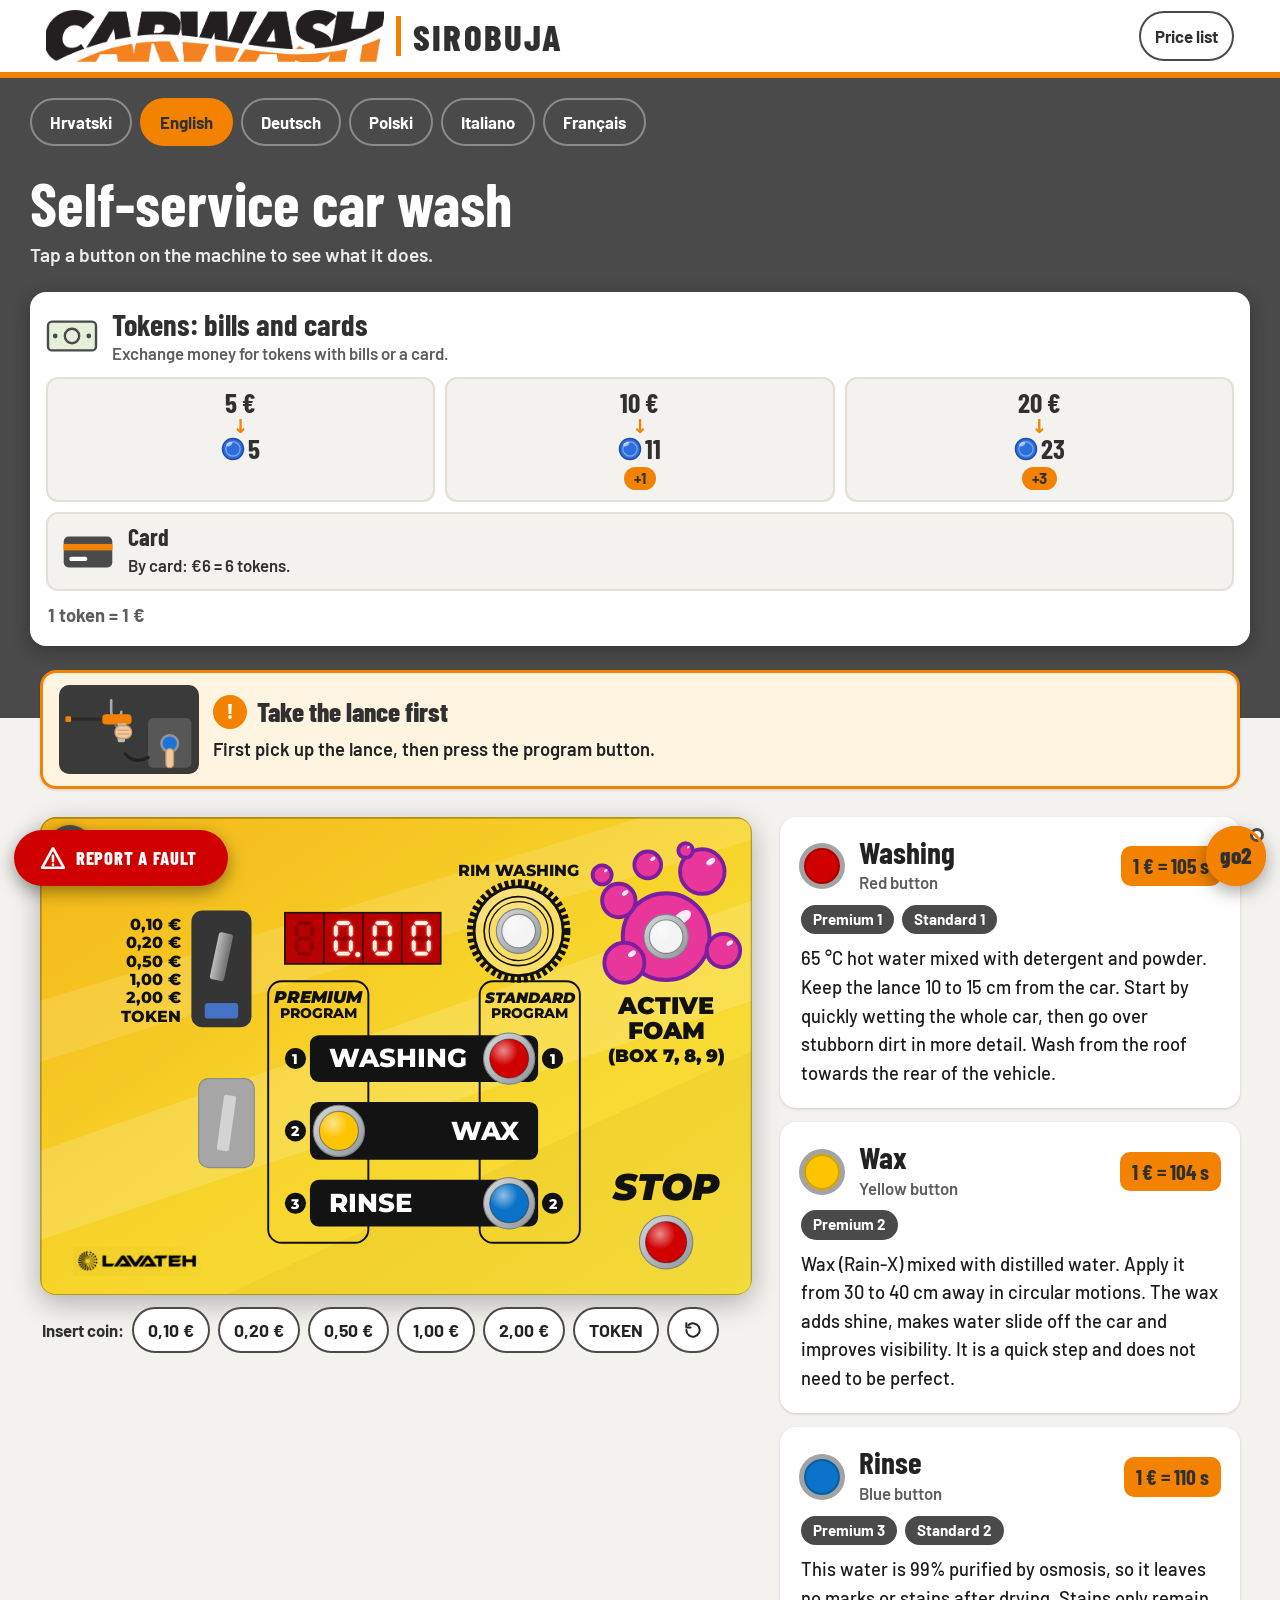
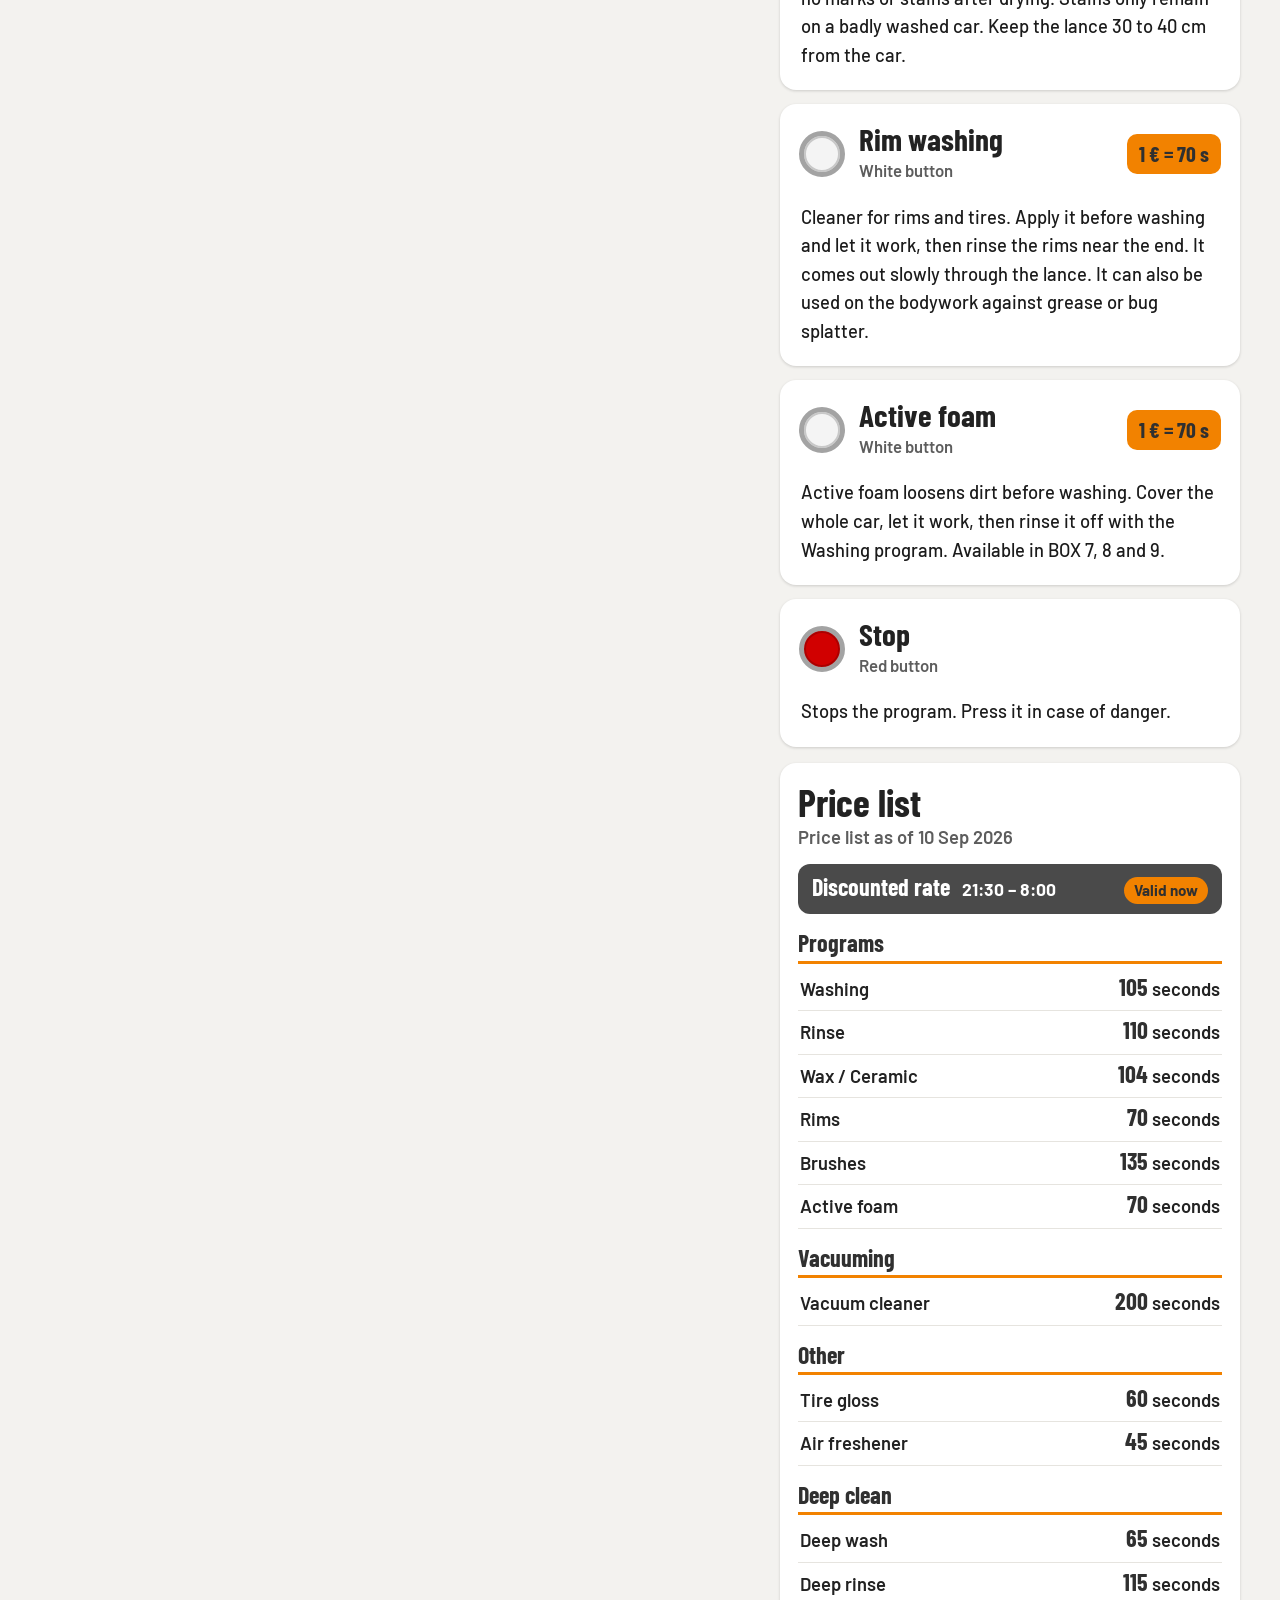
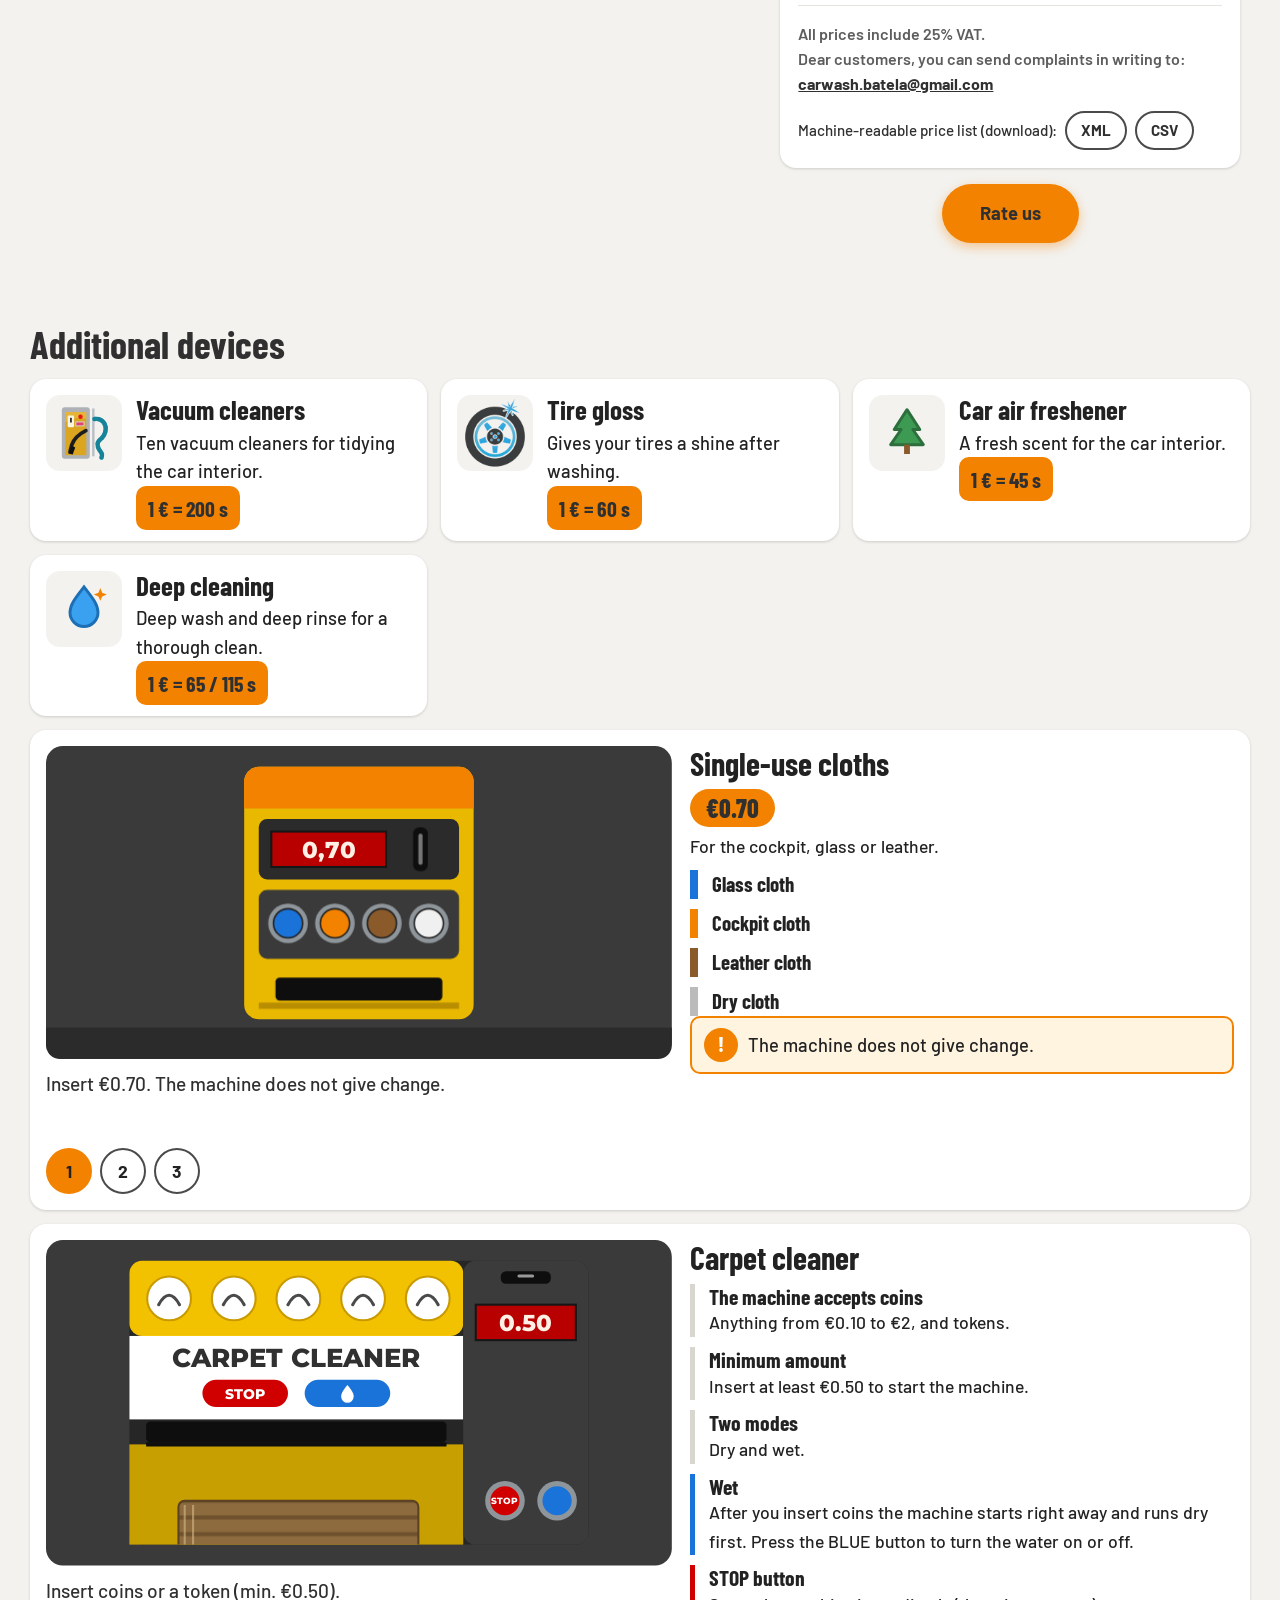
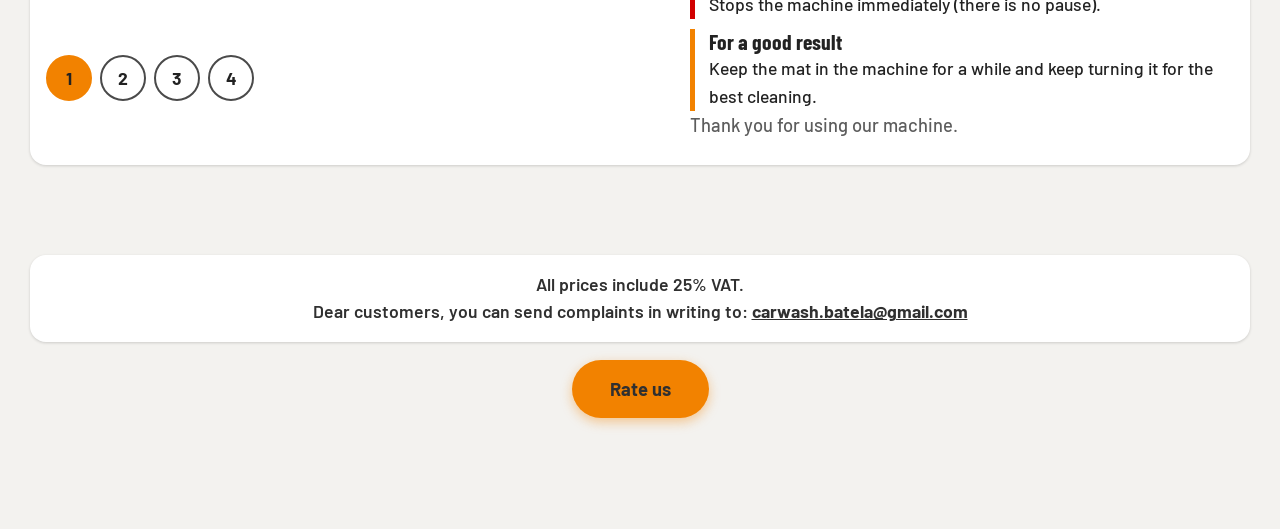
<file: index.html>
<!DOCTYPE html>
<html lang="hr">
<head>
<meta charset="UTF-8">
<meta name="viewport" content="width=device-width, initial-scale=1">
<meta name="theme-color" content="#4a4a4a">
<title>Car Wash</title>
<link rel="preconnect" href="https://fonts.googleapis.com">
<link rel="preconnect" href="https://fonts.gstatic.com" crossorigin>
<link href="https://fonts.googleapis.com/css2?family=Barlow+Condensed:ital,wght@0,600;0,700;1,800&family=Barlow:wght@500;600;700&family=Montserrat:ital,wght@0,700;0,800;0,900;1,800;1,900&display=swap" rel="stylesheet">
<link rel="alternate" type="text/csv" href="cjenik.csv" title="Cjenik (CSV)">
<link rel="alternate" type="application/xml" href="cjenik.xml" title="Cjenik (XML)">
<link rel="stylesheet" href="style.css">
</head>
<body>
<header class="top">
  <div class="bar">
    <a class="logo" href="#"><img src="assets/carwash-logo.png" alt="Carwash" width="833" height="128"><span class="loc" id="locTag" hidden></span></a>
    <nav class="menu"><a id="mPrice" href="#prices"></a></nav>
  </div>
</header>
<section class="mast">
  <nav id="langs" class="langs" aria-label="Language"></nav>
  <h1 id="title"></h1>
  <p id="hint" class="hint"></p>
  <section class="exch" id="exchange"></section>
</section>

<main class="stage">
  <section class="warn" id="warn"></section>
  <figure class="machine" id="machine">
    <div class="frame" id="mframe"></div>
    <div class="coins coins--d" id="coinsD"></div>
    <button class="zoom-btn" id="zoomBtn" aria-label="Zoom"><svg viewBox="0 0 24 24" width="22" height="22" fill="none" stroke="currentColor" stroke-width="2.2" stroke-linecap="round"><circle cx="10.5" cy="10.5" r="6.5"/><path d="M16 16l5 5M10.5 8v5M8 10.5h5"/></svg></button>
  </figure>
  <div class="content">
    <div class="coins coins--m" id="coinsM"></div>
    <section id="programs" class="programs"></section>
    <section class="prices" id="prices"></section>
    <a id="rate" class="rate" href="https://www.google.com/search?q=autopraonica+split" target="_blank" rel="noopener"></a>
  </div>
</main>
<section class="devices" id="devices"></section>
<footer class="foot" id="foot"></footer>
<a class="rp-fab" id="rpFab" href="report.html"><svg viewBox="0 0 24 24" width="26" height="26" fill="none" stroke="#fff" stroke-width="2.4" stroke-linecap="round" stroke-linejoin="round" aria-hidden="true"><path d="M12 3L2 21h20z"/><path d="M12 10v5M12 18v.5"/></svg><span id="rpBtn"></span></a>
<div class="go2" id="go2"></div>
<canvas id="flow" aria-hidden="true"></canvas>
<span id="credit" class="sr" aria-live="polite"></span>

<dialog id="zoom" class="zoom"><button id="zoomClose" aria-label="Close">&times;</button><div class="zscroll"><div id="zbox"></div></div></dialog>
<script src="config.js"></script>
<script src="data.js"></script>
<script src="rp.js"></script>
<script src="app.js"></script>
</body>
</html>
</file>
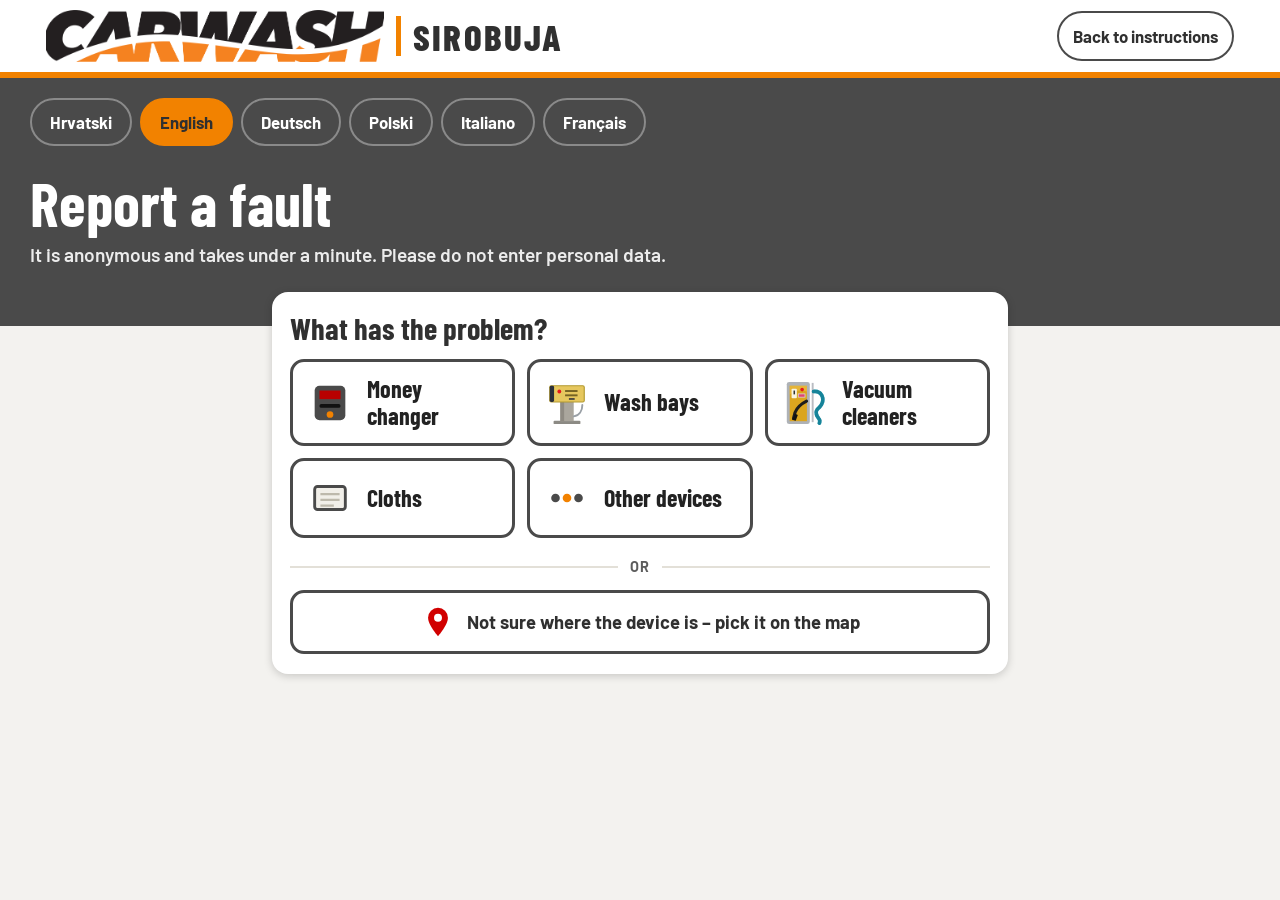
<file: report.html>
<!DOCTYPE html>
<html lang="hr">
<head>
<meta charset="UTF-8">
<meta name="viewport" content="width=device-width, initial-scale=1">
<meta name="theme-color" content="#4a4a4a">
<meta name="robots" content="noindex">
<title>Prijavi kvar | Car Wash</title>
<link rel="preconnect" href="https://fonts.googleapis.com">
<link rel="preconnect" href="https://fonts.gstatic.com" crossorigin>
<link href="https://fonts.googleapis.com/css2?family=Barlow+Condensed:ital,wght@0,600;0,700;1,800&family=Barlow:wght@500;600;700&family=Montserrat:ital,wght@0,700;0,800;0,900;1,800;1,900&display=swap" rel="stylesheet">
<link rel="stylesheet" href="style.css">
</head>
<body class="rp">
<header class="top">
  <div class="bar">
    <a class="logo" href="index.html" id="homeLogo"><img src="assets/carwash-logo.png" alt="Carwash" width="833" height="128"><span class="loc" id="locTag" hidden></span></a>
    <nav class="menu"><a id="homeLink" href="index.html"></a></nav>
  </div>
</header>
<section class="mast mast--rp">
  <nav id="langs" class="langs" aria-label="Language"></nav>
  <h1 id="title"></h1>
  <p id="hint" class="hint"></p>
</section>
<main class="rp-main"><div class="rp-card" id="rp" aria-live="polite"></div></main>
<script src="config.js"></script>
<script src="rp.js"></script>
<script src="report.js"></script>
</body>
</html>
</file>
<file: style.css>
:root{--ink:#4a4a4a;--ink2:#303030;--foam:#f3f2ef;--sun:#f28200;--text:#222;--mute:#5d5d5d;--stick:0px;--r:16px}
*{box-sizing:border-box}
html{scroll-behavior:smooth}
body{margin:0;background:var(--foam);color:var(--text);font:500 1.15rem/1.55 Barlow,system-ui,sans-serif;-webkit-text-size-adjust:100%}
img{max-width:100%;height:auto;display:block}
button{font:inherit;color:inherit;cursor:pointer}
.sr{position:absolute;width:1px;height:1px;overflow:hidden;clip:rect(0 0 0 0)}
:focus-visible{outline:3px solid var(--sun);outline-offset:2px}

.top{background:#fff;border-bottom:6px solid var(--sun)}
.bar{max-width:1220px;margin:0 auto;padding:10px 16px;display:flex;align-items:center;justify-content:space-between;gap:6px clamp(6px,2vw,12px);flex-wrap:wrap}
.logo img{flex:1 1 auto;min-width:0;max-width:228px;width:100%;height:auto;display:block}
.menu{display:flex;gap:clamp(3px,1vw,6px);flex:none;margin-left:auto}
.menu a{color:var(--ink2);text-decoration:none;font-weight:700;font-size:clamp(.82rem,3.6vw,1.05rem);white-space:nowrap;padding:clamp(6px,2vw,10px) clamp(9px,3vw,14px);border-radius:99px;min-height:40px;display:grid;place-items:center;border:2px solid var(--ink)}
.menu a:hover{background:var(--sun);border-color:var(--sun)}

.mast{background:var(--ink);color:#fff;padding:20px 16px 64px}
.langs{display:flex;gap:8px;overflow-x:auto;max-width:1220px;margin:0 auto 22px;padding-bottom:4px;scrollbar-width:none}
.langs::-webkit-scrollbar{display:none}
.langs button{flex:none;border:2px solid #8a8a8a;background:transparent;color:#fff;padding:9px 18px;border-radius:99px;font-weight:700;font-size:1.05rem;min-height:46px}
.langs button[aria-pressed=true]{background:var(--sun);border-color:var(--sun);color:var(--ink2)}
.mast h1{max-width:1220px;margin:0 auto 6px;font:700 clamp(2.2rem,7vw,3.8rem)/1.02 'Barlow Condensed',sans-serif}
.hint{max-width:1220px;margin:0 auto;color:#ececec;font-size:1.2rem;font-weight:600}

.stage{max-width:1240px;margin:-48px auto 0;padding:0 10px 56px;display:grid;grid-template-columns:minmax(0,1fr);gap:16px}
.machine{margin:0;position:sticky;top:0;z-index:5;padding:8px 0;background:linear-gradient(var(--foam) 82%,transparent)}
.frame{border-radius:var(--r);overflow:hidden;box-shadow:0 8px 28px rgba(0,0,0,.28);background:#f7d42a}
.frame svg{display:block;width:100%;height:auto}
.zoom-btn{position:absolute;left:8px;top:16px;width:44px;height:44px;border-radius:50%;border:0;background:var(--ink);color:#fff;display:grid;place-items:center;box-shadow:0 2px 8px rgba(0,0,0,.35)}
#flow{position:fixed;left:0;width:100vw;z-index:4;pointer-events:none;display:none}

/* machine svg */
.ph{font-family:Montserrat,Barlow,system-ui,sans-serif;font-weight:800;fill:#111}
.ph.heavy{font-weight:900}.ph.it{font-style:italic;font-weight:900}.ph.wh{fill:#fff}
.coinv{cursor:pointer}
.seg{fill:#8c0000}.seg.on{fill:#fff0e6;filter:drop-shadow(0 0 3px #ff9a80)}
.btn{cursor:pointer;outline:none}
.btn .halo{opacity:0}
.btn[aria-pressed=true] .halo,.btn:focus-visible .halo{opacity:1}
.btn:hover .face{filter:brightness(1.1)}
.pulse{fill:#fff;opacity:0;transform-box:fill-box;transform-origin:center;animation:pulse 2.1s ease-out infinite;pointer-events:none}
.btn[aria-pressed=true] .pulse{animation:none;opacity:0}
@keyframes pulse{0%{opacity:.95;transform:scale(1)}100%{opacity:0;transform:scale(1.7)}}

.coins{display:flex;gap:8px;align-items:center;overflow-x:auto;scrollbar-width:none;padding:6px 2px}
.coins::-webkit-scrollbar{display:none}
.coins>span{flex:none;font-weight:700;color:var(--ink2);font-size:1.05rem}
.chip{flex:none;min-height:46px;min-width:46px;padding:0 14px;border-radius:99px;border:2px solid var(--ink);background:#fff;font-weight:700;font-size:1.1rem;display:grid;place-items:center}
.chip:active{background:var(--sun)}
.coins--d{display:none;margin-top:6px}

.content{display:grid;gap:16px;align-content:start}
.programs{display:grid;grid-template-columns:minmax(0,1fr);gap:14px}
.card{background:#fff;border-radius:var(--r);box-shadow:0 1px 3px rgba(0,0,0,.16);scroll-margin-top:calc(var(--stick) + 12px);border:3px solid transparent;transition:border-color .2s,box-shadow .2s}
.card.on{border-color:var(--c);box-shadow:0 6px 20px rgba(0,0,0,.22)}
.card-h{display:flex;align-items:center;gap:14px;width:100%;text-align:left;background:none;border:0;padding:16px 16px 8px}
.dot{flex:none;width:46px;height:46px;border-radius:50%;background:var(--f);border:5px solid #a3a3a3;box-shadow:inset 0 0 0 2px rgba(0,0,0,.18)}
.ttl{flex:1;min-width:0}
.ttl b{display:block;font:700 1.95rem/1.05 'Barlow Condensed',sans-serif}
.ttl small{color:var(--mute);font-size:1.05rem;font-weight:600}
.time{flex:none;background:var(--sun);color:var(--ink2);font:700 1.35rem/1 'Barlow Condensed',sans-serif;padding:9px 12px;border-radius:10px;white-space:nowrap}
.tags{display:flex;gap:8px;flex-wrap:wrap;padding:0 18px}
.tags span{background:var(--ink);color:#fff;font-weight:700;font-size:.95rem;padding:3px 12px;border-radius:99px}
.card p{margin:0;padding:10px 18px 18px;max-width:62ch;font-size:1.15rem;font-weight:500;color:#1b1b1b}

.prices{background:#fff;border-radius:var(--r);padding:18px;box-shadow:0 1px 3px rgba(0,0,0,.16)}
h2{margin:0 0 10px;font:700 1.95rem/1.1 'Barlow Condensed',sans-serif}
.prices{scroll-margin-top:calc(var(--stick) + 12px)}
.prices h2{font-size:2.4rem;margin:0}
.asof{margin:0 0 12px;color:var(--mute);font-weight:600}
.tarhead{display:flex;align-items:baseline;flex-wrap:wrap;gap:6px 12px;background:var(--ink);color:#fff;border-radius:12px;padding:10px 14px;margin-bottom:4px}
.tarhead b{font:700 1.5rem/1.1 'Barlow Condensed',sans-serif}
.tarhead span{font-weight:700;font-size:1.1rem}
.tarhead em{font-style:normal;margin-left:auto;background:var(--sun);color:var(--ink2);font-weight:700;font-size:.95rem;padding:2px 10px;border-radius:99px}
.prices h3{margin:16px 0 4px;padding-bottom:4px;border-bottom:3px solid var(--sun);font:700 1.5rem/1.1 'Barlow Condensed',sans-serif;color:var(--ink2)}
.prow{list-style:none;margin:0;padding:0}
.prow li{display:flex;justify-content:space-between;gap:12px;padding:7px 2px;font-weight:600;font-size:1.15rem;border-bottom:1px solid #e6e4df}
.prow b{font:700 1.5rem/1 'Barlow Condensed',sans-serif;color:var(--ink2)}
.vat{margin:16px 0 0;color:var(--mute);font-size:1rem;font-weight:600}
.vat a{color:var(--ink2);font-weight:700;overflow-wrap:anywhere}
.rate{justify-self:center;background:var(--sun);color:var(--ink2);text-decoration:none;font-weight:700;font-size:1.15rem;padding:15px 38px;border-radius:99px;min-height:50px;box-shadow:0 4px 12px rgba(242,130,0,.4)}
.rate:hover{background:#ff9419}

.zoom{border:0;padding:0;width:100vw;max-width:100vw;height:100dvh;max-height:100dvh;background:rgba(15,15,15,.94)}
.zoom::backdrop{background:#000}
.zscroll{overflow:auto;height:100%;display:grid;align-items:center}
#zbox svg{display:block;width:max(100%,1000px);margin:auto}
#zoomClose{position:fixed;top:10px;right:10px;z-index:2;width:48px;height:48px;border-radius:50%;border:0;background:#fff;color:var(--ink);font-size:2rem;line-height:1}


@media (min-width:960px){
  .stage{grid-template-columns:minmax(0,1.55fr) minmax(0,1fr);gap:28px;align-items:start;padding:0 20px 72px}
  .machine{top:16px;padding:0;background:none}
  .zoom-btn{top:8px}
  .coins--d{display:flex;flex-wrap:wrap;overflow:visible}.coins--m{display:none}
  .card{scroll-margin-top:24px}
  .mast{padding:20px 20px 72px}
  .logo img{max-width:338px}
}
@media (prefers-reduced-motion:reduce){html{scroll-behavior:auto}.pulse{animation:none;opacity:.55;transform:scale(1.3)}.btn[aria-pressed=true] .pulse{opacity:0}.card{transition:none}}

/* exchange (under title) */
.exch{max-width:1220px;margin:22px auto 0;background:#fff;color:var(--ink2);border-radius:var(--r);padding:16px;box-shadow:0 4px 18px rgba(0,0,0,.3)}
.exch-h{display:flex;gap:14px;align-items:center;margin-bottom:12px}
.exch-h h2{margin:0 0 2px;font-size:1.9rem}
.exch-h p{margin:0;color:var(--mute);font-weight:600;font-size:1.05rem;line-height:1.3}
.exch .ico{flex:none;display:grid;place-items:center}
.exch-g{display:grid;grid-template-columns:repeat(3,minmax(0,1fr));gap:10px}
.tile{background:var(--foam);border:2px solid #e2dfd8;border-radius:12px;padding:10px 8px;display:grid;justify-items:center;gap:4px}
.trow{display:grid;justify-items:center;gap:0}
.trow b{font:700 1.7rem/1 'Barlow Condensed',sans-serif;white-space:nowrap}
.trow i{font-style:normal;font-weight:700;color:var(--sun);font-size:1.2rem;line-height:1}
.tok{display:flex;align-items:center;gap:3px}.tok svg{width:24px;height:24px}
.tile em{font-style:normal;background:var(--sun);color:var(--ink2);font-weight:700;font-size:.95rem;padding:0 10px;border-radius:99px}
.tile em.b0{visibility:hidden}
.tile-card{grid-column:1/-1;display:flex;align-items:center;justify-content:flex-start;gap:14px;padding:10px 14px;text-align:left}
.tile-card b{display:block;font:700 1.5rem/1.1 'Barlow Condensed',sans-serif}
.tile-card span{font-weight:600;font-size:1.05rem}
.exch-n{margin:10px 2px 0;font-weight:700;color:var(--mute)}

/* devices (bottom) */
.devices{max-width:1240px;margin:0 auto;padding:0 10px 90px;display:grid;gap:14px}
.devices>h2{margin:8px 0 0;font-size:2.4rem;color:var(--ink2)}
.devgrid{display:grid;grid-template-columns:repeat(auto-fit,minmax(min(100%,320px),1fr));gap:14px}
.dev{background:#fff;border-radius:var(--r);box-shadow:0 1px 3px rgba(0,0,0,.16);padding:16px;display:flex;gap:14px;align-items:flex-start}
.dev-i{flex:none;width:76px;height:76px;display:grid;place-items:center;background:var(--foam);border-radius:14px;overflow:hidden}
.dev-i img{width:76px;height:76px;object-fit:cover}
.dev h3{margin:0 0 4px;font:700 1.7rem/1.1 'Barlow Condensed',sans-serif}
.dev p{margin:0 0 10px;font-weight:500}
.dev--wide{grid-column:1/-1;display:block}
.cp{display:grid;gap:18px}
.cp-demo{display:grid;gap:10px;align-content:start}
.cps{display:block;width:100%;height:auto;border-radius:14px}
.cps text{font-family:Montserrat,Barlow,sans-serif;font-weight:800}
.cp-cap{margin:0;font-weight:700;font-size:1.2rem;min-height:3.1em;color:var(--ink2)}
.cp-dots{display:flex;gap:8px}
.cp-dots button{width:46px;height:46px;border-radius:50%;border:2px solid var(--ink);background:#fff;font-weight:700;font-size:1.1rem}
.cp-dots button[aria-pressed=true]{background:var(--sun);border-color:var(--sun)}
.cp-list h3{margin:0 0 8px;font-size:2rem}
.cp-list ul{list-style:none;margin:0;padding:0;display:grid;gap:10px}
.cp-list li{padding-left:14px;border-left:5px solid #d9d6cf}
.cp-list li b{display:block;font:700 1.35rem/1.15 'Barlow Condensed',sans-serif}
.cp-list li span{font-weight:500;font-size:1.1rem}
.cp-list li.k-wet{border-color:#1a73d9}.cp-list li.k-stop{border-color:#d10000}.cp-list li.k-q{border-color:var(--sun)}
.thx{margin:14px 0 0;font-weight:700;color:var(--mute)}
@media (min-width:760px){.cp{grid-template-columns:1.15fr 1fr}}

/* carpet animation */
.mat{transform:translateY(50px);transition:transform .9s ease}
.s1 .mat,.s2 .mat{transform:translateY(-40px)}
.s3 .mat{transition:none;transform-origin:242px 0;animation:turn 3.6s ease-in-out infinite}
@keyframes turn{0%,100%{transform:translateY(-40px) scaleX(1)}30%{transform:translateY(12px) scaleX(1)}48%{transform:translateY(12px) scaleX(-1)}85%{transform:translateY(-40px) scaleX(-1)}}
.d0,.d1{opacity:0}.s1 .d1,.s2 .d1,.s3 .d1{opacity:1}
.s0 .d0{opacity:1;animation:hide .01s 1.5s forwards}.s0 .d1{animation:showit .01s 1.5s forwards}
@keyframes hide{to{opacity:0}}@keyframes showit{to{opacity:1}}
.coin{opacity:0}.s0 .coin{animation:coin 1.5s ease-in both}
@keyframes coin{0%{opacity:1;transform:translateY(0)}80%{opacity:1;transform:translateY(30px)}100%{opacity:0;transform:translateY(36px)}}
.drop{opacity:0}.s2 .drop{animation:fall .9s linear infinite}
@keyframes fall{0%{opacity:0;transform:translateY(0)}15%{opacity:1}85%{opacity:1}100%{opacity:0;transform:translateY(50px)}}
.bluehalo{opacity:0;transform-box:fill-box;transform-origin:center}.s2 .bluehalo{animation:ping 1s ease-out infinite}
@keyframes ping{0%{opacity:.95;transform:scale(1)}100%{opacity:0;transform:scale(1.9)}}
.arrs{opacity:0}.s1 .arrs,.s3 .arrs{opacity:1}.s1 .aInG{animation:nudge 1.2s ease-in-out infinite}.s1 .aOutG{display:none}
@keyframes nudge{50%{transform:translateY(-18px)}}
.rot{opacity:0}.s3 .rot{opacity:1;animation:spin 2.2s linear infinite}
@keyframes spin{to{transform:rotate(360deg)}}

/* cloth device animation */
.kd0,.kd1{opacity:0}.kr.s1 .kd1,.kr.s2 .kd1{opacity:1}
.kr.s0 .kd0{opacity:1;animation:hide .01s 1.5s forwards}.kr.s0 .kd1{animation:showit .01s 1.5s forwards}
.kcoin{opacity:0}.kr.s0 .kcoin{animation:kcoin 1.5s ease-in both}
@keyframes kcoin{0%{opacity:1;transform:translateX(0)}80%{opacity:1;transform:translateX(-122px)}100%{opacity:0;transform:translateX(-128px)}}
.kh{opacity:0;transform-box:fill-box;transform-origin:center}.kr.s1 .kh{animation:kh 2.4s ease-out infinite}
@keyframes kh{0%{opacity:.95;transform:scale(1)}22%{opacity:0;transform:scale(1.7)}100%{opacity:0;transform:scale(1.7)}}
.kcl{transform:translateY(-62px);transition:transform .9s ease}.kr.s2 .kcl{transform:translateY(0)}

/* warning strip */
.warn{grid-column:1/-1;display:grid;grid-template-columns:140px 1fr;gap:14px;align-items:center;background:#fff4e0;border:3px solid var(--sun);border-radius:var(--r);padding:12px 16px;box-shadow:0 1px 3px rgba(0,0,0,.16)}
.wn-svg{width:140px;height:auto;display:block;border-radius:10px}
.wn-t{display:grid;grid-template-columns:auto 1fr;column-gap:10px;align-items:center}
.wn-i,.kr-note i{display:inline-grid;place-items:center;width:34px;height:34px;border-radius:50%;background:var(--sun);color:#fff;font:800 1.3rem/1 'Barlow Condensed',sans-serif;font-style:normal}
.wn-t h2{margin:0;font:800 1.7rem/1.1 'Barlow Condensed',sans-serif;color:var(--ink2)}
.wn-t p{grid-column:1/-1;margin:6px 0 0;font-weight:600;font-size:1.15rem}
.wn-lance{animation:wnL 6s ease-in-out infinite}
.wn-hand{animation:wnH 6s ease-in-out infinite}
.wn-finger{animation:wnF 6s ease-in-out infinite}
.wn-halo{opacity:0;transform-box:fill-box;transform-origin:center;animation:wnO 6s ease-out infinite}
.wn-drop{opacity:0;animation:wnD .8s linear infinite;animation-play-state:running}
@keyframes wnL{0%,18%{transform:translateY(-12px) rotate(6deg)}30%,88%{transform:translateY(24px) rotate(0)}96%,100%{transform:translateY(-12px) rotate(6deg)}}
.wn-lance{transform-origin:90px 46px}.wn-drops{opacity:0;animation:wnJ 6s ease-out infinite}.wn-jet{opacity:0;animation:wnJ 6s ease-out infinite}
@keyframes wnJ{0%,64%{opacity:0}68%,88%{opacity:.9}94%,100%{opacity:0}}
@keyframes wnH{0%,18%{opacity:0}28%,88%{opacity:1}96%,100%{opacity:0}}
@keyframes wnF{0%,50%{opacity:0;transform:translate(36px,28px)}58%,66%{opacity:1;transform:translate(0,-8px)}74%,100%{opacity:0;transform:translate(36px,28px)}}
@keyframes wnO{0%,55%{opacity:0;transform:scale(1)}60%{opacity:.95;transform:scale(1)}78%{opacity:0;transform:scale(1.9)}100%{opacity:0}}
@keyframes wnD{0%{opacity:0;transform:translateY(-8px)}20%{opacity:1}100%{opacity:0;transform:translateY(34px)}}
.pricepill{display:inline-block;background:var(--sun);color:var(--ink2);font:800 1.6rem/1 'Barlow Condensed',sans-serif;border-radius:999px;padding:6px 16px;margin-bottom:6px}
.kr-s{margin:6px 0 12px;font-weight:500;font-size:1.1rem}
.kr-types{list-style:none;margin:0 0 12px;padding:0;display:grid;gap:8px}
.kr-types li{padding:2px 0 2px 14px;border-left:8px solid #d9d6cf;font:700 1.3rem/1.2 'Barlow Condensed',sans-serif}
.kr-types .k-glass{border-color:#1a73d9}.kr-types .k-cockpit{border-color:#f28200}.kr-types .k-leather{border-color:#8a5a2b}.kr-types .k-dry{border-color:#bbb}
.kr-note{display:flex;gap:10px;align-items:center;margin:0;padding:10px 12px;background:#fff4e0;border:2px solid var(--sun);border-radius:10px;font-weight:700;font-size:1.15rem}
.kr-note i{flex:none}
@media (max-width:480px){.warn{grid-template-columns:minmax(0,1fr)}.warn>*{min-width:0}.wn-svg{width:100%;max-width:220px;margin:0 auto}}

/* go2wash bubble */
.go2{position:fixed;right:14px;bottom:14px;z-index:30;display:grid;justify-items:end;gap:10px}
.go2-b{width:60px;height:60px;border-radius:50%;border:0;background:var(--sun);color:var(--ink2);box-shadow:0 6px 18px rgba(0,0,0,.35);display:grid;place-items:center;position:relative}
.go2-b span{font:800 1.45rem/1 'Barlow Condensed',sans-serif;letter-spacing:.02em}
.go2-b i{position:absolute;right:2px;top:2px;width:14px;height:14px;border-radius:50%;background:#fff;border:3px solid var(--ink)}
.go2-b::after{content:"";position:absolute;inset:0;border-radius:50%;border:3px solid var(--sun);animation:gp 2.6s ease-out infinite;pointer-events:none}
@keyframes gp{0%{opacity:.8;transform:scale(1)}100%{opacity:0;transform:scale(1.5)}}
.go2.open .go2-b::after{animation:none;opacity:0}
.go2-p{width:min(320px,calc(100vw - 28px));background:#fff;border-radius:var(--r);padding:14px 16px 16px;box-shadow:0 10px 30px rgba(0,0,0,.35);border-top:6px solid var(--sun)}
.go2-p[hidden]{display:none}
.go2-h{display:flex;align-items:center;gap:8px}
.go2-h b{font:700 1.7rem/1 'Barlow Condensed',sans-serif}
.go2-h em{font-style:normal;background:var(--ink);color:#fff;font-weight:700;font-size:.9rem;padding:2px 10px;border-radius:99px}
.go2-x{margin-left:auto;width:40px;height:40px;border-radius:50%;border:0;background:var(--foam);font-size:1.6rem;line-height:1}
.go2-tag{margin:6px 0 4px;font-weight:700;color:var(--mute)}
.go2-p p{margin:0 0 12px}
.go2-p a{display:inline-block;background:var(--ink);color:#fff;text-decoration:none;font-weight:700;padding:11px 20px;border-radius:99px;min-height:44px}
@media (prefers-reduced-motion:reduce){.go2-b::after{animation:none;opacity:0}.mat{transition:none}.s3 .mat,.s1 .arrs,.s2 .drop,.s3 .rot,.s2 .bluehalo,.s0 .coin{animation:none}.s2 .drop{opacity:1}.s0 .d0{animation:none}.s0 .d1{animation:none;opacity:0}}

.dev-b{min-width:0}.dev h3{overflow-wrap:anywhere}
.dev-i svg{width:56px;height:56px}

@media (prefers-reduced-motion:reduce){.wn-lance,.wn-hand,.wn-finger,.wn-halo,.wn-drop,.kr.s1 .kh,.kr.s0 .kcoin{animation:none}.wn-lance{transform:translateY(24px)}.wn-jet,.wn-drops{opacity:.9;animation:none}.wn-hand{opacity:1}.wn-drop{opacity:1}.kcl{transition:none}.kr.s0 .kd0,.kr.s0 .kd1{animation:none}.kr.s0 .kd1{opacity:0}.s3 .mat{transform:translateY(12px)}}

.foot{max-width:1240px;margin:0 auto;padding:0 10px 110px;display:grid;gap:18px;justify-items:center;text-align:center}
.foot .vat{margin:0;background:#fff;border-radius:var(--r);box-shadow:0 1px 3px rgba(0,0,0,.16);padding:16px 18px;width:100%;box-sizing:border-box;font-size:1.1rem;color:var(--ink2)}

/* prijava kvara: gumb na glavnoj stranici */
.rp-fab{position:fixed;left:14px;bottom:14px;z-index:30;background:#d10000;color:#fff;text-decoration:none;font:800 1.15rem/1 'Barlow Condensed',sans-serif;letter-spacing:.04em;text-transform:uppercase;padding:0 32px 0 26px;min-height:56px;justify-content:center;border-radius:99px;display:flex;align-items:center;gap:10px;box-shadow:0 6px 18px rgba(0,0,0,.4)}
.rp-fab:hover{background:#e60000}
.rp-fab svg{flex:none}

/* stranica prijave */
.mast--rp{padding-bottom:56px}
.rp-main{max-width:760px;margin:-34px auto 0;padding:0 12px 80px}
.rp-card{background:#fff;border-radius:var(--r);box-shadow:0 2px 8px rgba(0,0,0,.18);padding:20px 18px}
.rp-card h2{margin:0 0 14px;font:700 1.9rem/1.1 'Barlow Condensed',sans-serif;color:var(--ink2)}
.rp-grid{display:grid;grid-template-columns:repeat(auto-fit,minmax(min(100%,210px),1fr));gap:12px}
.rp-big{display:flex;align-items:center;gap:14px;text-align:left;border:3px solid var(--ink);background:#fff;border-radius:14px;padding:14px;min-height:76px;font:700 1.5rem/1.1 'Barlow Condensed',sans-serif}
.rp-big svg{width:46px;height:46px;flex:none}
.rp-big:hover,.rp-big:active{background:var(--sun);border-color:var(--sun)}
.rp-top{display:flex;justify-content:space-between;align-items:center;gap:10px;margin-bottom:16px;flex-wrap:wrap}
.rp-chip{display:inline-flex;align-items:center;gap:10px;background:var(--foam);border-radius:99px;padding:6px 16px 6px 8px;font:700 1.35rem/1 'Barlow Condensed',sans-serif}
.rp-chip svg{width:34px;height:34px}
.rp-link{background:none;border:0;color:var(--ink2);text-decoration:underline;font-weight:700;min-height:44px;padding:0 6px}
.rp-sub{display:grid;grid-template-columns:repeat(auto-fit,minmax(min(100%,170px),1fr));gap:10px;margin-bottom:18px}
.rp-opt,.rp-num{border:3px solid var(--ink);background:#fff;border-radius:12px;min-height:56px;font-weight:700;padding:8px 12px}
.rp-opt[aria-pressed=true],.rp-num[aria-pressed=true]{background:var(--sun);border-color:var(--sun);color:var(--ink2)}
.rp-nums{display:grid;grid-template-columns:repeat(5,1fr);gap:10px;margin-bottom:18px}
.rp-num{font:800 1.6rem/1 'Barlow Condensed',sans-serif;min-height:60px}
.rp-l{display:block;margin:16px 0 6px;font-weight:700;color:var(--ink2)}
.rp-card select,.rp-card textarea{width:100%;font:600 1.15rem/1.3 Barlow,sans-serif;padding:14px 12px;border:3px solid var(--ink);border-radius:12px;background:#fff;color:var(--text);min-height:56px}
.rp-card textarea{resize:vertical;min-height:90px}
.hp{position:absolute;left:-9999px;width:1px;height:1px;opacity:0}
.rp-go{display:block;width:100%;margin-top:22px;border:0;border-radius:99px;background:var(--sun);color:var(--ink2);font:800 1.5rem/1 'Barlow Condensed',sans-serif;letter-spacing:.03em;text-transform:uppercase;min-height:60px;padding:0 24px;text-align:center;text-decoration:none;display:grid;place-items:center;box-shadow:0 4px 12px rgba(242,130,0,.4)}
.rp-go:disabled{background:#d9d6cf;color:#7a7a7a;box-shadow:none;cursor:not-allowed}
.rp-go--ok{background:#2f9e4f;color:#fff;box-shadow:0 4px 12px rgba(47,158,79,.4)}
.rp-back{display:block;width:100%;margin-top:10px;min-height:52px;background:none;border:3px solid var(--ink);border-radius:99px;font-weight:700}
.rp-s{margin:0 0 12px;color:var(--mute);font-weight:600}
.rp-sum{margin:0;display:grid;gap:4px;background:var(--foam);border-radius:12px;padding:14px 16px}
.rp-sum dt{font-weight:700;color:var(--mute);font-size:1rem;margin-top:8px}.rp-sum dt:first-child{margin-top:0}
.rp-sum dd{margin:0;font:700 1.5rem/1.15 'Barlow Condensed',sans-serif;overflow-wrap:anywhere}
.rp-err{margin:14px 0 0;padding:12px 14px;background:#fde8e8;border:2px solid #d10000;border-radius:10px;font-weight:700;color:#8a0000}
.rp-thx{text-align:center}.rp-ok svg{width:84px;height:84px;margin:6px auto 10px}
.rp-thx h2{font-size:2rem}.rp-thx p{margin:0 0 10px;font-weight:600}
.rp-test{background:#fff4e0;border:2px solid var(--sun);border-radius:10px;padding:12px 14px}
@media (max-width:420px){.rp-nums{grid-template-columns:repeat(3,1fr)}}

.bx-art{display:block;width:100%;max-width:420px;height:auto;margin:0 auto 14px;border-radius:14px}
.bx-lamp{animation:bxl 1s steps(2,end) infinite}
.bx-lampH{transform-box:fill-box;transform-origin:center;animation:bxh 1s ease-out infinite}
.bx-hoseL{transform-origin:102px 62px;animation:bxs 3.2s ease-in-out infinite}
.bx-spray{stroke-dasharray:6 8;animation:bxd .6s linear infinite}
@keyframes bxl{50%{opacity:.35}}@keyframes bxh{0%{opacity:.9;transform:scale(1)}100%{opacity:0;transform:scale(2.4)}}
@keyframes bxs{50%{transform:rotate(3deg)}}@keyframes bxd{to{stroke-dashoffset:-14}}
@media (prefers-reduced-motion:reduce){.bx-lamp,.bx-lampH,.bx-hoseL,.bx-spray{animation:none}}

/* karta */
.rp-or{display:flex;align-items:center;gap:12px;margin:18px 0 12px;color:var(--mute);font-weight:700;text-transform:uppercase;font-size:.9rem;letter-spacing:.08em}
.rp-or:before,.rp-or:after{content:"";flex:1;height:2px;background:#e3e0d8}
.rp-mapbtn{display:flex;align-items:center;justify-content:center;gap:12px;width:100%;min-height:64px;padding:10px 16px;border:3px solid var(--ink);background:#fff;border-radius:14px;font:700 1.15rem/1.2 Barlow,sans-serif;color:var(--ink2);text-align:left}
.rp-mapbtn svg{width:34px;height:34px;flex:none}
.rp-mapbtn:hover,.rp-mapbtn:active{background:var(--foam)}
.rp-map{max-width:460px;margin:0 auto 14px;border:3px solid var(--ink);border-radius:14px;overflow:hidden;background:#ddd;line-height:0}
.rp-map svg{display:block;width:100%;height:auto;-webkit-tap-highlight-color:transparent}
.mz-g{cursor:pointer;outline:none}
.mz{fill-opacity:.38;stroke-width:3;stroke-linejoin:round;transition:fill-opacity .2s}
.mz-g:hover .mz{fill-opacity:.55}
.mz-g.on .mz{fill-opacity:.62;stroke:#fff;stroke-width:5}
.mz-g:focus-visible .mz{stroke:#fff;stroke-width:6}
.has-sel .mz-g:not(.on) .mz{fill-opacity:.2}
.mp{cursor:pointer}
.mp rect{stroke:#fff;stroke-width:2.5}
.mp text{font:800 27px/1 'Barlow Condensed',sans-serif;fill:#fff;letter-spacing:.03em;text-transform:uppercase}
@media (prefers-reduced-motion:no-preference){.rp-map:not(.has-sel) .mz{animation:mzp 2.4s ease-in-out infinite}}
@keyframes mzp{50%{fill-opacity:.58}}
.rp-maphint{text-align:center;margin:0 0 4px}
.rp-pick{margin-top:6px;padding:14px;border-radius:14px;background:var(--foam);border-left:8px solid var(--zc,var(--sun));scroll-margin-bottom:12px}
.rp-pick h3{display:flex;align-items:center;gap:10px;margin:0 0 4px;font:800 1.5rem/1.1 'Barlow Condensed',sans-serif;text-transform:uppercase;color:var(--ink2)}
.rp-pick h3 i{width:16px;height:16px;border-radius:50%;background:var(--zc);flex:none}
.rp-pick .rp-s{margin:0 0 10px}
.rp-pg{margin:10px 0 6px;font-weight:700;color:var(--mute)}
.rp-pick .rp-nums,.rp-pick .rp-sub{margin-bottom:8px}
.rp-pick .rp-num:active,.rp-pick .rp-opt:active{background:var(--sun);border-color:var(--sun)}

/* usisavač: crvena lampica i njihanje crijeva */
.vc-lamp{animation:bxl 1s steps(2,end) infinite}
.vc-hose{transform-box:view-box;transform-origin:168px 76px;animation:vcs 3.4s ease-in-out infinite}
.rp-big svg .vc-hose{transform-origin:33px 12px}
@keyframes vcs{50%{transform:rotate(2.2deg)}}
@media (prefers-reduced-motion:reduce){.vc-lamp,.vc-hose{animation:none}}

/* oznaka lokacije pokraj logotipa */
.logo{display:flex;align-items:center;gap:clamp(6px,2vw,12px);text-decoration:none;min-width:0;flex:1 1 230px}
.loc{flex:none;font:800 clamp(.8rem,3.9vw,1.9rem)/1 'Barlow Condensed',sans-serif;letter-spacing:.06em;text-transform:uppercase;color:var(--ink2);border-left:clamp(3px,1vw,5px) solid var(--sun);padding:2px 0 2px clamp(6px,2vw,12px);white-space:nowrap}
.loc[hidden]{display:none}

@media (min-width:960px){.loc{font-size:2.3rem}}



.dev-i .vc-hose{transform-origin:33px 12px}

.mr{display:flex;flex-wrap:wrap;align-items:center;gap:8px;margin:14px 0 0;font-size:.95rem;color:var(--ink2)}
.mr a{color:var(--ink2);font-weight:700;text-decoration:none;padding:6px 14px;border:2px solid var(--ink);border-radius:99px}
.mr a:hover{background:var(--sun);border-color:var(--sun)}

.hs{display:none}
@media (max-width:480px){.hf{display:none}.hs{display:inline}}
</file>
